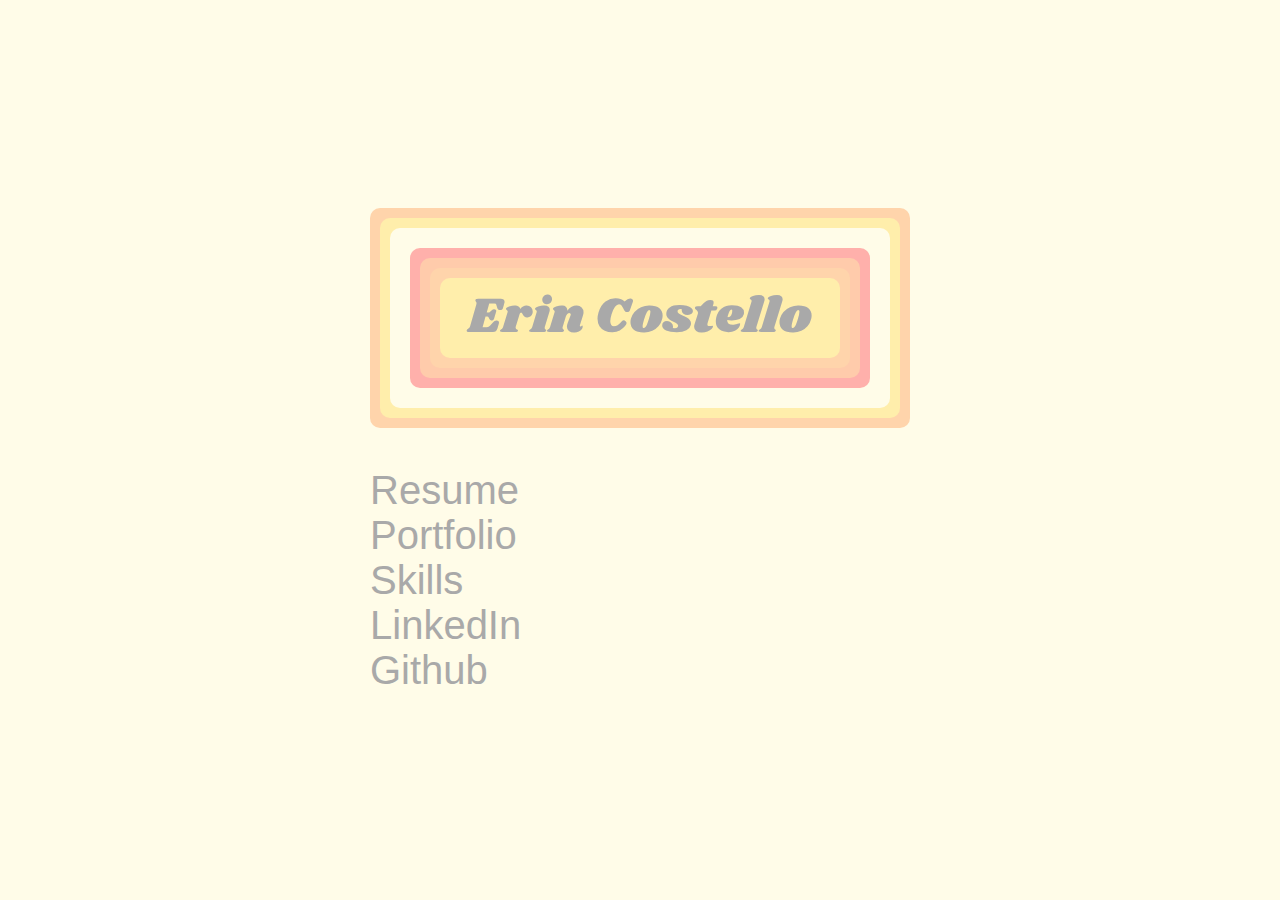
<file: index.html>
<!DOCTYPE html>
<html>
  <head>
    <link rel="preconnect" href="https://fonts.gstatic.com" />
    <link
      href="https://fonts.googleapis.com/css2?family=Shrikhand&display=swap"
      rel="stylesheet"
    />
    <link rel="stylesheet" href="./styles/styles-website.css" />
    <title>Erin Costello</title>
  </head>

  <body>
    <div class="home-page">
      <div class="name-and-tagline">
        <!-- --- -->
        <div class="name-boxes-8">
          <div id="name-boxes-7">
            <div id="name-boxes-6">
              <div id="name-boxes-5">
                <div id="name-boxes-4">
                  <div id="name-boxes-3">
                    <div id="name-boxes-2">
                      <div id="name-boxes-1">
                        <p class="name">Erin Costello</p>
                      </div>
                    </div>
                  </div>
                </div>
              </div>
            </div>
          </div>
        </div>
        <!-- --- -->
        <!-- <div id="tagline-spacing"> -->
          <!-- <p id="tagline">Front-End Developer</p> -->
        <!-- </div> -->
        <div id="links-display">
          <div style="margin: 40px;"></div>
          <div id="links-spacing"></div>
          <div>
            <a
              id="links-text"
              href="./resume/Resume-Erin-Costello.pdf"
              target="_blank"
              download
              >Resume
            </a>
          </div>
          <div id="links-spacing"></div>
          
          
            <a id="links-text" href="portfolio.html"> Portfolio </a>
          </div>
          <div id="links-spacing">
            <a id="links-text" href="skills.html"> Skills </a>
          </div>
          <div id="links-spacing"></div>
          <div>
            <a id="links-text" target="_blank" href="https://www.linkedin.com/in/erin-eliz-costello"> LinkedIn </a>
          </div>
          <div>
            <a id="links-text" target="_blank" href="https://www.github.com/erinelizcostello"> Github </a>
          </div>
        </div>
      </div>
      <!-- --- -->
    </div>
  </body>
</html>
</file>
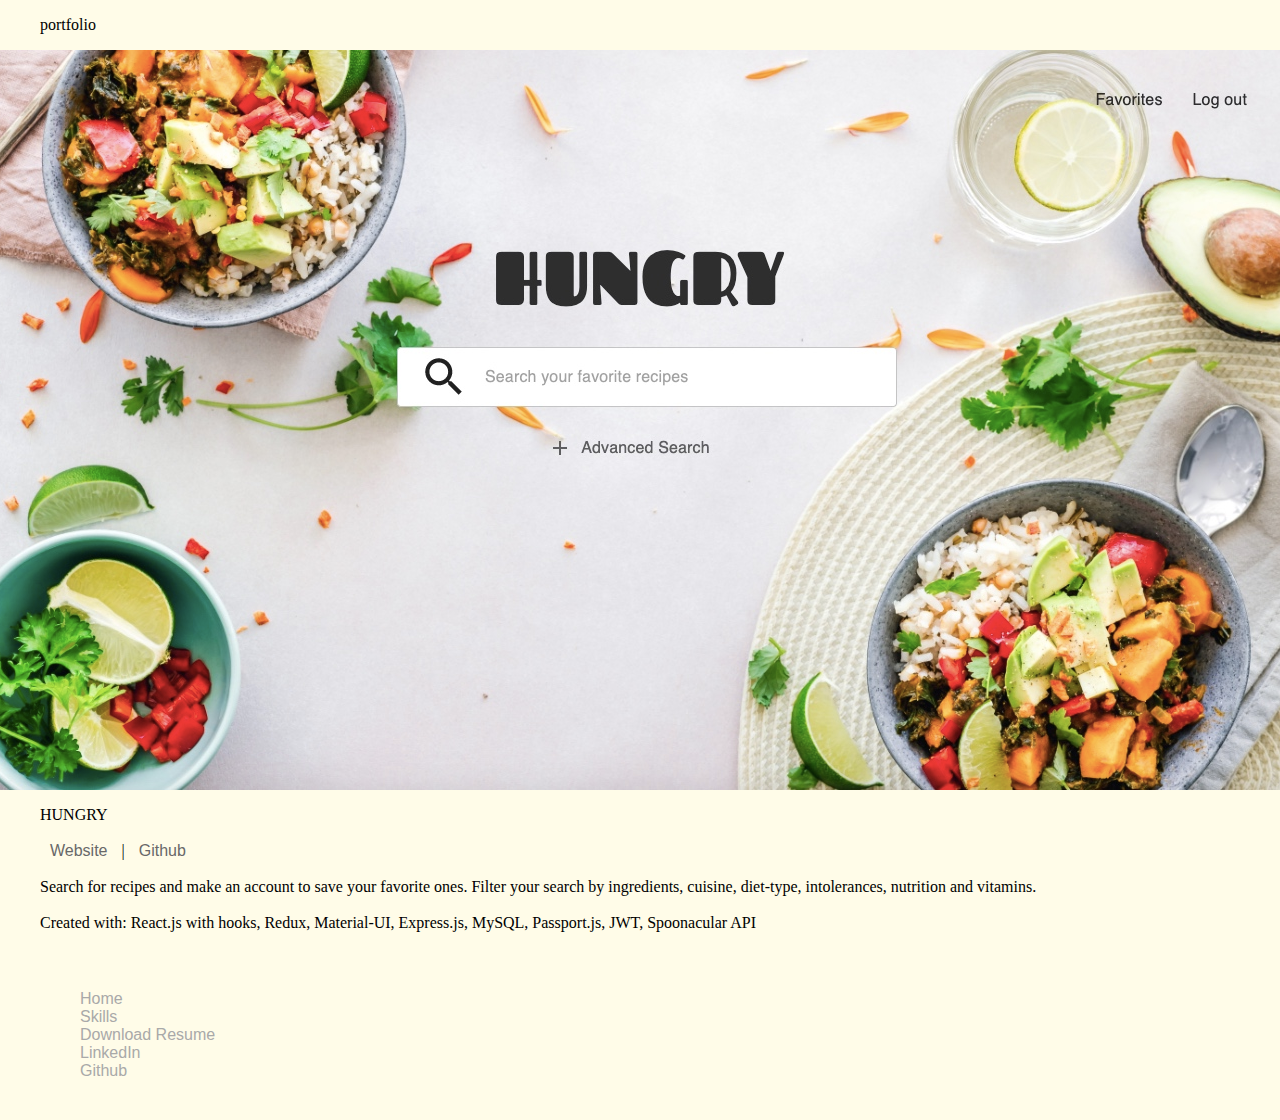
<file: html/index.html>
<!DOCTYPE html>
<html lang="en">
  <head>
    <meta charset="UTF-8" />
    <meta http-equiv="X-UA-Compatible" content="IE=edge" />
    <meta name="viewport" content="width=device-width, initial-scale=1.0" />
    <link rel="stylesheet" href="../styles/styles-portfolio.css" />
    <title>Document</title>
  </head>
  <body>
    <div class="portfolio">
      <div class="portfolio-header">
        <p>portfolio</p>
      </div>

      <div class="portfolio-title-and-items">
        <div class="hungry">
          <div id="hungry-logo">
            <img src="../images/hungry-website-homepage.jpg" id="hungry-logo-text" />
          </div>
          
          <div class="portfolio-descriptions">
            <p>
              HUNGRY<br /><br />
              <a id="portfolio-links-text" href="http://reallyhungry.herokuapp.com" target="_blank"
                >Website</a
              >
              |
              <a
              id="portfolio-links-text"
                href="https://github.com/ErinElizCostello/Recipes"
                target="_blank"
                >Github</a
              >
              <br /><br />
              Search for recipes and make an account to save your favorite ones.
              Filter your search by ingredients, cuisine, diet-type,
              intolerances, nutrition and vitamins.
              <br /><br />
              Created with: React.js with hooks, Redux, Material-UI, Express.js,
              MySQL, Passport.js, JWT, Spoonacular API
              <br /><br />
              
            </p>
          </div>
        </div>

        <div id="space-above-links"></div>
        <div id="links-display">
          <div id="links-spacing">
            <a id="links-text" href="website.html"> Home </a>
          </div>
          <div id="links-spacing"></div>
          <div>
            <a id="links-text" href="skills.html"> Skills </a>
          </div>
          <div id="links-spacing"></div>
          <div>
            <a
              id="links-text"
              href="../resume/Erin-Costello-Resume-2021.pdf"
              target="_blank"
              download
              >Download Resume
            </a>
          </div>
          <div id="links-spacing"></div>
          <div>
            <a id="links-text" target="_blank" href="https://www.linkedin.com/in/erin-eliz-costello"> LinkedIn </a>
          </div>
          <div>
            <a id="links-text" target="_blank" href="https://www.github.com/erinelizcostello"> Github </a>
          </div>
        </div>
      </div>
    </div> 
  </div>
  <div>    
  </body>
</html>
</file>
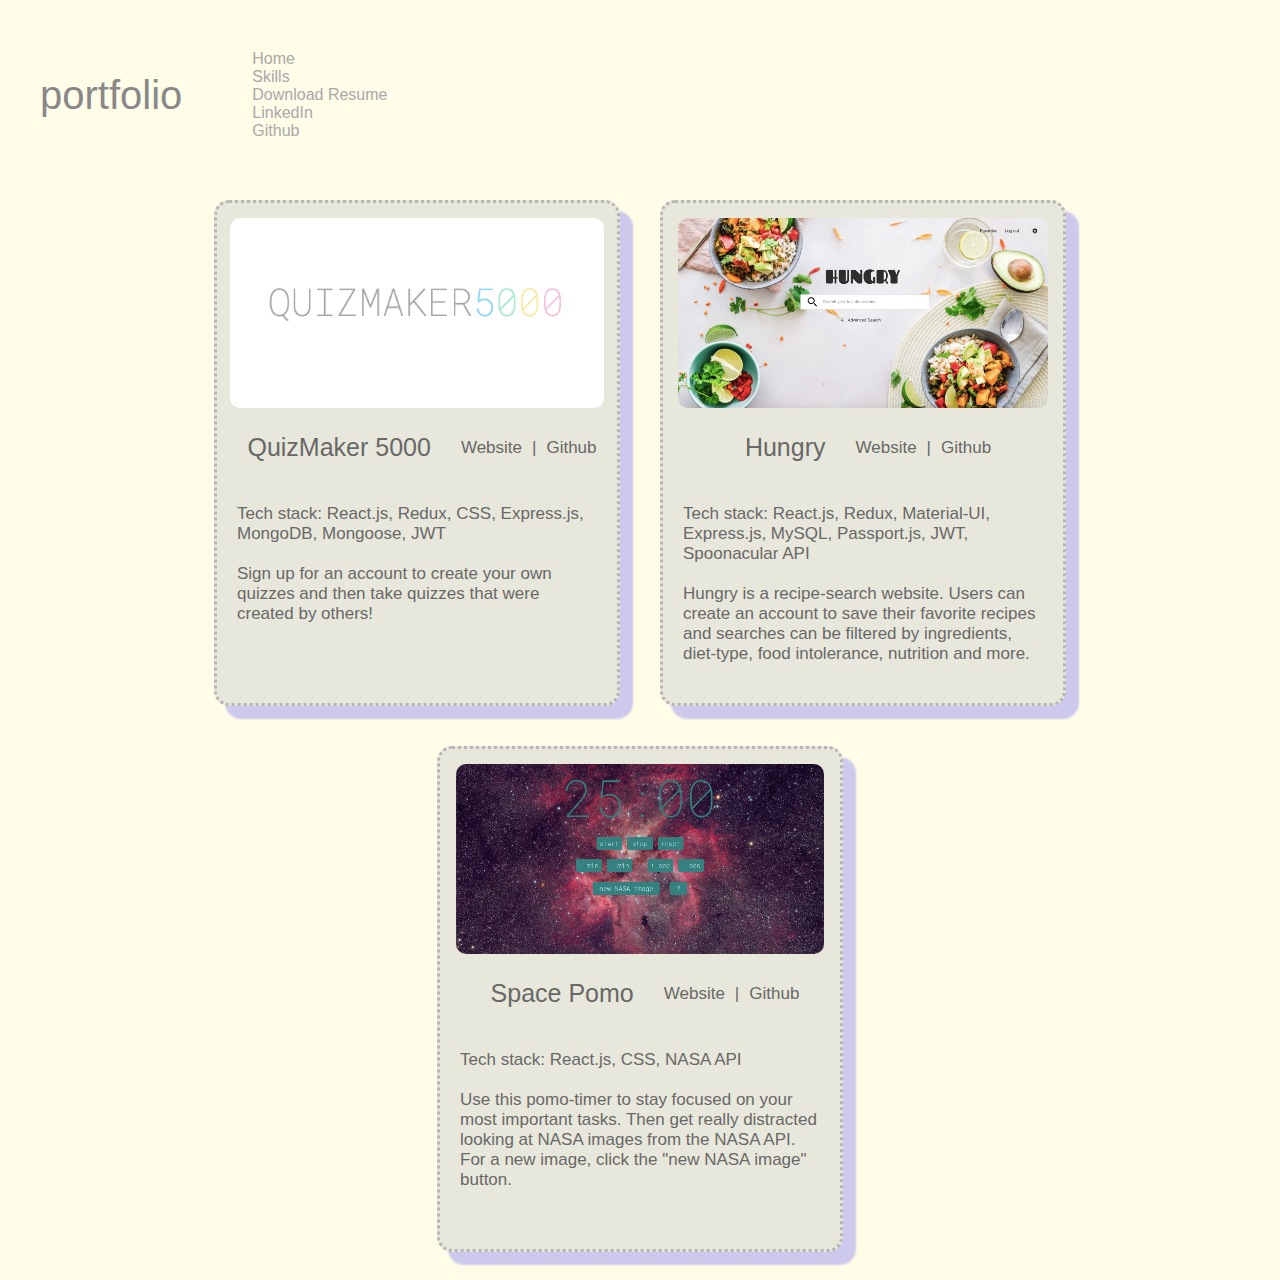
<file: portfolio.html>
<!DOCTYPE html>
<html lang="en">
  <head>
    <meta charset="UTF-8" />
    <meta http-equiv="X-UA-Compatible" content="IE=edge" />
    <meta name="viewport" content="width=device-width, initial-scale=1.0" />
    <link rel="stylesheet" href="./styles/styles-portfolio.css" />
    <title>Document</title>
  </head>
  <body>
    <div class="portfolio-header-spacing">
      <div>
        <p class="portfolio-header-text">portfolio</p>
      </div>
      <div id="links-display">
        <div id="links-spacing"></div>
        <div>
          <a id="links-text" href="index.html"> Home </a>
        </div>
        <div>
          <a id="links-text" href="skills.html"> Skills </a>
        </div>
        <div id="links-spacing"></div>
        <div>
          <a
            id="links-text"
            href="./resume/Resume-Erin-Costello.pdf"
            target="_blank"
            download
            >Download Resume
          </a>
        </div>
        <div id="links-spacing"></div>
        <div>
          <a id="links-text" target="_blank" href="https://www.linkedin.com/in/erin-eliz-costello"> LinkedIn </a>
        </div>
        <div>
          <a id="links-text" target="_blank" href="https://www.github.com/erinelizcostello"> Github </a>
        </div>
      </div>
    </div>
  </div> 

    </div>

    <div class="project-box-spacing">
      <div class="project-box">
        <div id="hungry-logo">
          <img
            src="./images/quizmaker-logo.png"
            id="hungry-logo-image"
          />
        </div>
        <div class="project-header">
          <p>QuizMaker 5000</p>
          <div class="spacer-header"></div>
          <div class="project-links">
            <a
              id="portfolio-links-text"
              href="https://quizmaker5000.herokuapp.com/"
              target="_blank"
              >Website
            </a>
            |
            <a
              id="portfolio-links-text"
              href="https://github.com/ErinElizCostello/quiz-maker/tree/master"
              target="_blank"
              >Github
            </a>
            <br />
          </div>
        </div>
        
        <div class="project-text">
          <p>
            <b>Tech stack:</b> React.js, Redux, CSS, Express.js, MongoDB, Mongoose, JWT
            <br /><br />
            Sign up for an account to create your own quizzes and then take quizzes that were created by others!
          </p>
        </div>
      </div>
      <div class="project-box">
        <div id="hungry-logo">
          <img
            src="./images/hungry-website-homepage.jpg"
            id="hungry-logo-image"
          />
        </div>
        <div class="project-header">
          <p>Hungry</p>
          <div class="spacer-header"></div>
          <div class="project-links">
            <a
              id="portfolio-links-text"
              href="http://reallyhungry.herokuapp.com"
              target="_blank"
              >Website
            </a>
            |
            <a
              id="portfolio-links-text"
              href="https://github.com/ErinElizCostello/Recipes"
              target="_blank"
              >Github
            </a>
            <br />
          </div>
        </div>
        
        <div class="project-text">
          <p>
            <b>Tech stack:</b> React.js, Redux, Material-UI, Express.js, MySQL,
            Passport.js, JWT, Spoonacular API 
            <br /><br />
            Hungry is a recipe-search website. Users can create an account to save their favorite recipes and searches can be filtered by ingredients, diet-type, food intolerance, nutrition and more.
          </p>
        </div>
      </div>
      <div class="project-box">
        <div id="hungry-logo">
          <img src="./images/pinkSpaceSparkles.png" id="hungry-logo-image" />
        </div>
        <div class="project-header">
          <p>Space Pomo</p>
          <div class="spacer-header"></div>
          <div class="project-links">
            <a
              id="portfolio-links-text"
              href="https://spacepomo.netlify.app/"
              target="_blank"
              >Website
            </a>
            |
            <a
              id="portfolio-links-text"
              href="https://github.com/ErinElizCostello/Space-Pomo"
              target="_blank"
              >Github
            </a>
            <br />
          </div>
        </div>
        
        <div class="project-text">
          <p>
            <b>Tech stack:</b> React.js, CSS, NASA API 
            <br /><br />
            Use this pomo-timer to stay focused on your most important tasks. Then get really distracted looking at NASA images from the NASA API. For a new image, click the "new NASA image" button.
          </p>
        </div>
      </div>
    </div>

    
  </body>
</html>

<!-- <div class="portfolio">
  <div class="portfolio-header">
    <p>portfolio</p>
  </div>

  <div class="portfolio-title-and-items">
    <div class="hungry">
      <div id="hungry-logo">
        <img src="./images/hungry-website-homepage.jpg" id="hungry-logo-text" />
      </div>
      
      <div class="portfolio-descriptions">
        <p>
          HUNGRY<br /><br />
          <a id="portfolio-links-text" href="http://reallyhungry.herokuapp.com" target="_blank"
            ><b>Website</b></a
          >
          |
          <a
          id="portfolio-links-text"
            href="https://github.com/ErinElizCostello/Recipes"
            target="_blank"
            ><b>Github</b></a
          >
          <br /><br />
          Search for recipes and make an account to save your favorite ones.
          Filter your search by ingredients, diet-type, nutrition and more.
          <br /><br />
          
          Created with: <br /><br />
          React.js with hooks <br />
          Redux <br />
          Material-UI <br />
          Express.js <br />
          MySQL <br />
          Passport.js <br />
          JWT <br />
          Spoonacular API
        
          <br /><br />
          
        </p>
      </div>
    </div>

    <div id="space-above-links"></div>
    <div id="links-display">
      <div id="links-spacing"></div>
      <div>
        <a id="links-text" href="index.html"> Home </a>
      </div>
      <div>
        <a id="links-text" href="skills.html"> Skills </a>
      </div>
      <div id="links-spacing"></div>
      <div>
        <a
          id="links-text"
          href="./resume/2021-Erin-Costello-Resume.pdf"
          target="_blank"
          download
          >Download Resume
        </a>
      </div>
      <div id="links-spacing"></div>
      <div>
        <a id="links-text" target="_blank" href="https://www.linkedin.com/in/erin-eliz-costello"> LinkedIn </a>
      </div>
      <div>
        <a id="links-text" target="_blank" href="https://www.github.com/erinelizcostello"> Github </a>
      </div>
    </div>
  </div>
</div> 
</div>
<div>     -->
</file>
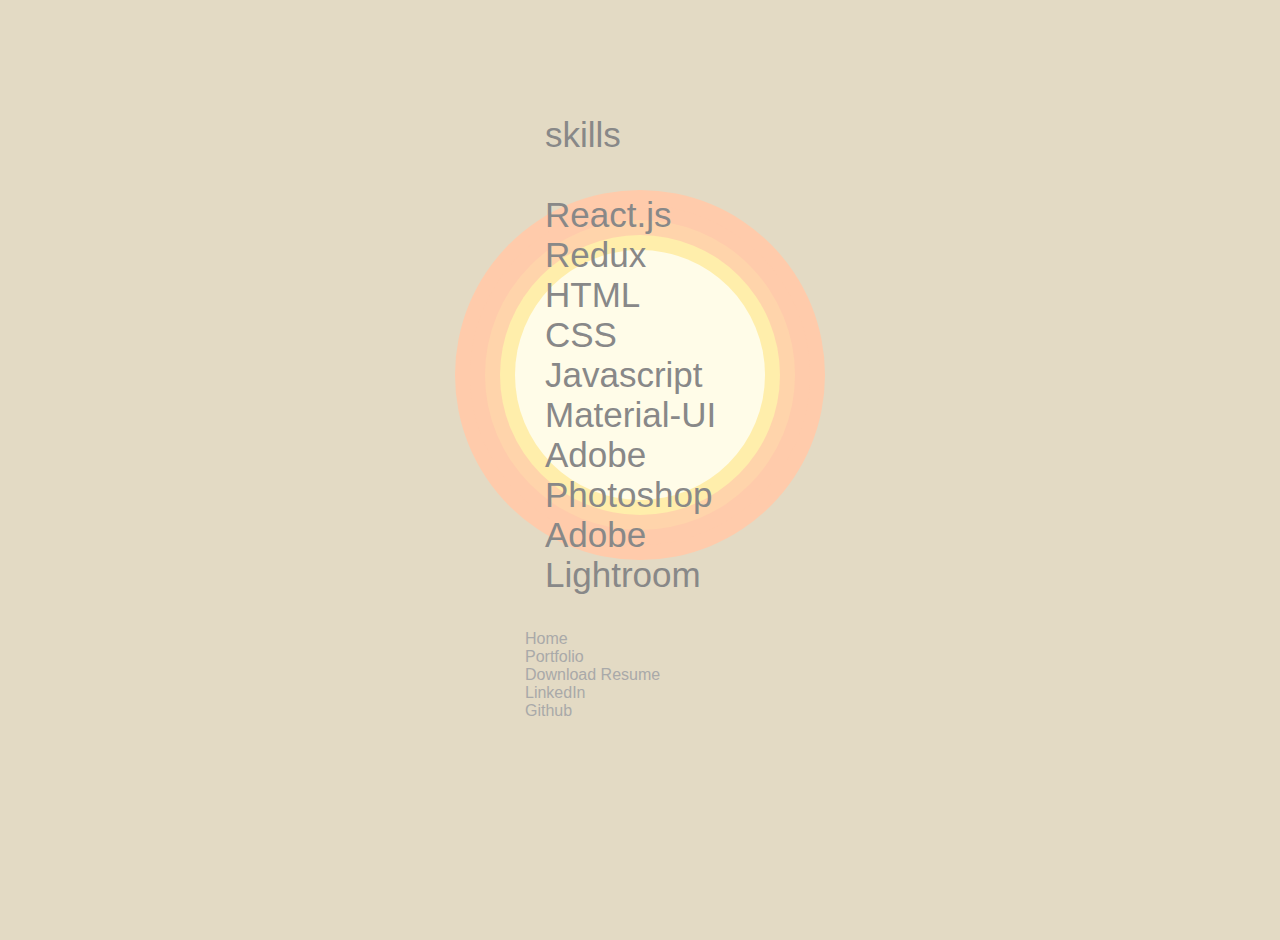
<file: skills.html>
<!DOCTYPE html>
<html lang="en">
  <head>
    <meta charset="UTF-8" />
    <meta http-equiv="X-UA-Compatible" content="IE=edge" />
    <meta name="viewport" content="width=device-width, initial-scale=1.0" />
    <link rel="stylesheet" href="./styles/styles-skills.css" />

    <title>Document</title>
  </head>
  <body>
    <div class="skills-and-about">
      <div class="skills">
        <div id="skills-circles-5"> 
          <div id="skills-circles-4">
            <div id="skills-circles-3">
              <div id="skills-circles-2">
                <div id="skills-circles-1">
                  <p class="skills-text">
                    skills<br /><br />
                    React.js<br />
                    Redux<br />
                    HTML<br />
                    CSS<br />
                    Javascript<br />
                    Material-UI<br />
                    Adobe Photoshop<br />
                    Adobe Lightroom<br /><br />
                  </p>
                </div>
              </div>
            </div>
          </div>
        </div>
      <div id="space-above-links">
        <div id="links-display">
          <div id="links-spacing"></div>
          <div>
            <a id="links-text" href="index.html"> Home </a>
          </div>
          <div>
            <a id="links-text" href="portfolio.html"> Portfolio </a>
          </div>
          <div id="links-spacing"></div>
          <div>
            <a
              id="links-text"
              href="../resume/Resume-Erin-Costello.pdf"
              target="_blank"
              download
              >Download Resume
            </a>
          </div>
          <div id="links-spacing"></div>
          <div>
            <a id="links-text" target="_blank" href="https://www.linkedin.com/in/erin-eliz-costello"> LinkedIn </a>
          </div>
          <div>
            <a id="links-text" target="_blank" href="https://www.github.com/erinelizcostello"> Github </a>
          </div>
        </div>
      </div>
    </div>
  </body>
</html>


  <!-- <div id="skills-and-about-spacer"></div> -->

      <!-- <div class="about"> -->
      <!-- <p>
        About<br /><br />
        I am a front-end web developer from Denver, CO.
      </p> -->
      <!-- </div> -->
</file>
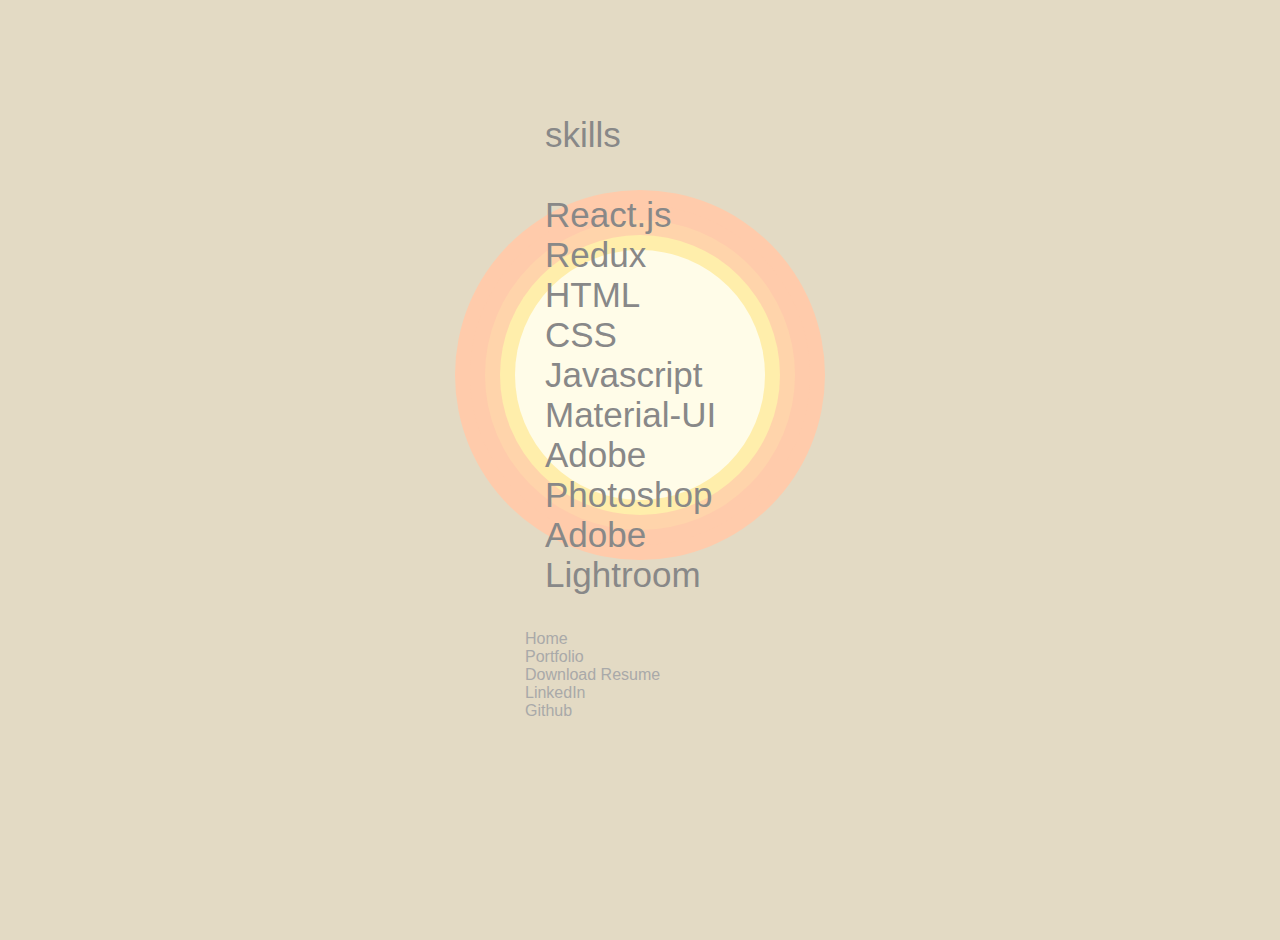
<file: html/skills.html>
<!DOCTYPE html>
<html lang="en">
  <head>
    <meta charset="UTF-8" />
    <meta http-equiv="X-UA-Compatible" content="IE=edge" />
    <meta name="viewport" content="width=device-width, initial-scale=1.0" />
    <link rel="stylesheet" href="../styles/styles-skills.css" />

    <title>Document</title>
  </head>
  <body>
    <div class="skills-and-about">
      <div class="skills">
        <div id="skills-circles-5"> 
          <div id="skills-circles-4">
            <div id="skills-circles-3">
              <div id="skills-circles-2">
                <div id="skills-circles-1">
                  <p class="skills-text">
                    skills<br /><br />
                    React.js<br />
                    Redux<br />
                    HTML<br />
                    CSS<br />
                    Javascript<br />
                    Material-UI<br />
                    Adobe Photoshop<br />
                    Adobe Lightroom<br /><br />
                  </p>
                </div>
              </div>
            </div>
          </div>
        </div>
      <div id="space-above-links">
        <div id="links-display">
          <div id="links-spacing">
            <a id="links-text" href="website.html"> Home </a>
          </div>
          <div id="links-spacing"></div>
          <div>
            <a id="links-text" href="portfolio.html"> Portfolio </a>
          </div>
          <div id="links-spacing"></div>
          <div>
            <a
              id="links-text"
              href="../resume/Erin-Costello-Resume-2021.pdf"
              target="_blank"
              download
              >Download Resume
            </a>
          </div>
          <div id="links-spacing"></div>
          <div>
            <a id="links-text" target="_blank" href="https://www.linkedin.com/in/erin-eliz-costello"> LinkedIn </a>
          </div>
          <div>
            <a id="links-text" target="_blank" href="https://www.github.com/erinelizcostello"> Github </a>
          </div>
        </div>
      </div>
    </div>
  </body>
</html>


  <!-- <div id="skills-and-about-spacer"></div> -->

      <!-- <div class="about"> -->
      <!-- <p>
        About<br /><br />
        I am a front-end web developer from Denver, CO.
      </p> -->
      <!-- </div> -->
</file>
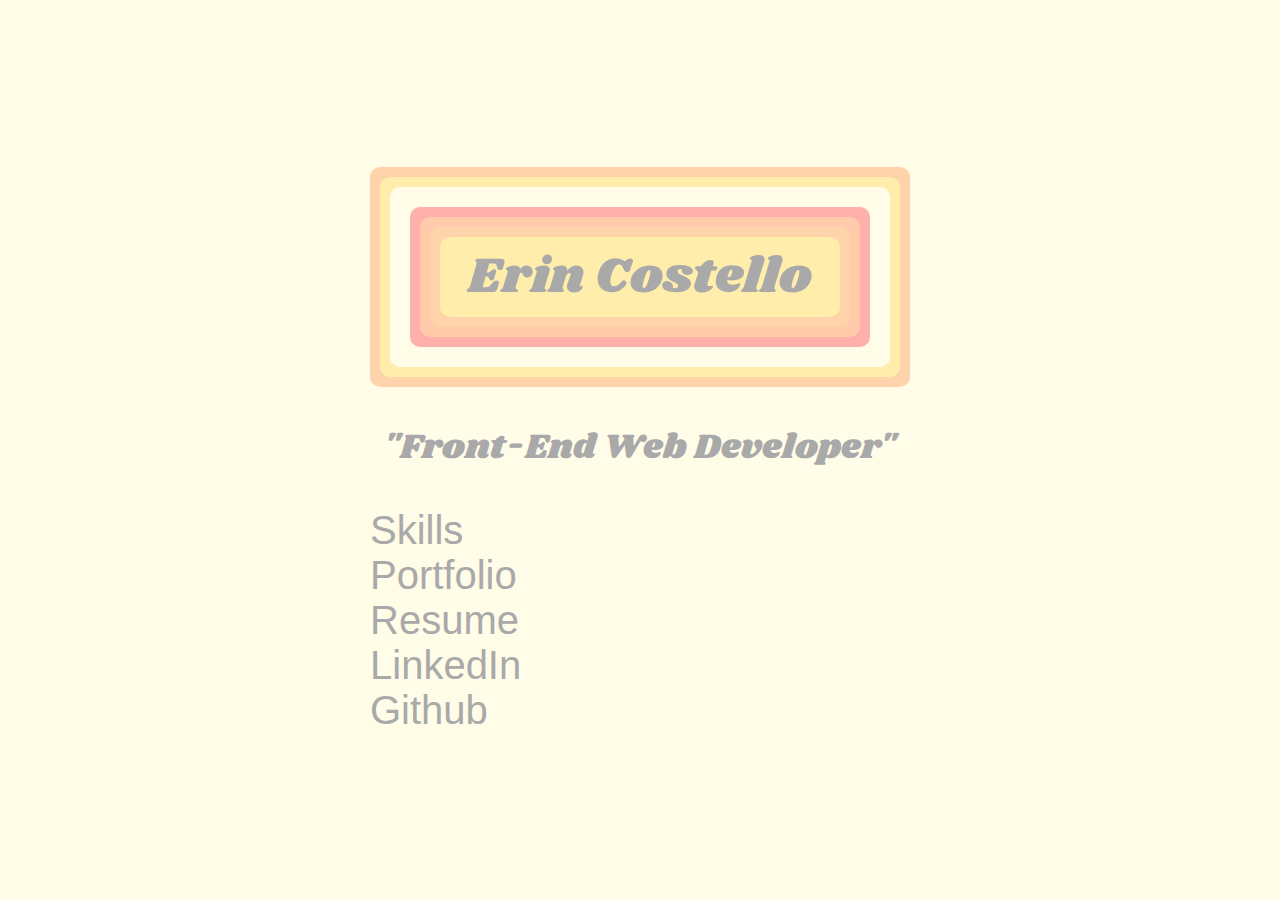
<file: html/website.html>
<!DOCTYPE html>
<html>
  <head>
    <link rel="preconnect" href="https://fonts.gstatic.com" />
    <link
      href="https://fonts.googleapis.com/css2?family=Shrikhand&display=swap"
      rel="stylesheet"
    />
    <link rel="stylesheet" href="../styles/styles-website.css" />
    <title>Erin Costello</title>
  </head>

  <body>
    <div class="home-page">
      <div class="name-and-tagline">
        <!-- --- -->
        <div class="name-boxes-8">
          <div id="name-boxes-7">
            <div id="name-boxes-6">
              <div id="name-boxes-5">
                <div id="name-boxes-4">
                  <div id="name-boxes-3">
                    <div id="name-boxes-2">
                      <div id="name-boxes-1">
                        <p class="name">Erin Costello</p>
                      </div>
                    </div>
                  </div>
                </div>
              </div>
            </div>
          </div>
        </div>
        <!-- --- -->
        <div id="tagline-spacing">
          <p id="tagline">"Front-End Web Developer"</p>
        </div>
        <div id="links-display">
          <div id="links-spacing">
            <a id="links-text" href="skills.html"> Skills </a>
          </div>
          <div id="links-spacing"></div>
          <div>
            <a id="links-text" href="portfolio.html"> Portfolio </a>
          </div>
          <div id="links-spacing"></div>
          <div>
            <a
              id="links-text"
              href="../resume/Erin-Costello-Resume-2021.pdf"
              target="_blank"
              download
              >Resume
            </a>
          </div>
          <div id="links-spacing"></div>
          <div>
            <a id="links-text" target="_blank" href="https://www.linkedin.com/in/erin-eliz-costello"> LinkedIn </a>
          </div>
          <div>
            <a id="links-text" target="_blank" href="https://www.github.com/erinelizcostello"> Github </a>
          </div>
        </div>
      </div>
      <!-- --- -->
    </div>
  </body>
</html>
</file>
<file: styles/styles-website.css>
@media screen and (min-width: 601px) {
  body {
    background: #fffce8;
    /* #fff9d4; */
    margin: 0;
    padding: 0;
  }

  .home-page {
    display: flex;
    /* direction: row; */
    justify-content: center;
    align-items: center;
    min-height: 100vh;
    background: #fffce8;
  }

  #tagline {
    font-size: 35px;
    font-family: Helvetica, sans-serif;
    color: rgb(169, 169, 169);
    font-family: "Shrikhand", cursive;
    /* justify-content: center;
  align-items: center; */
  }

  #tagline-spacing {
    display: flex;
    direction: row;
    justify-content: center;
    /* align-items: center; */
  }

  /* #links-display {
  display: flex;
  direction: row;
  justify-content: center;
  align-items: center;
 } */

  /* #links-spacing {
  
  padding: 30;
} */

  #links-text {
    color: rgb(169, 169, 169);
    font-family: Helvetica;
    font-weight: lighter;
    text-decoration: none;
    font-size: 40px;
    /* font-size: 4ch; */
  }

  #links-text:hover {
    color: seagreen;
  }

  #name-and-tagline {
    display: flex;
    direction: column;
    align-items: center;
    justify-content: center;
  }

  .name {
    display: flex;
    direction: row;
    justify-content: center;
    align-items: center;
    /* font-size: 100px;  */
    font-family: "Shrikhand", cursive;
    color: rgb(169, 169, 169);
    font-size: 50px;
  }

  #name-boxes-1 {
    display: flex;
    direction: row;
    justify-content: center;
    align-items: center;
    width: 400px;
    height: 80px;
    border-radius: 10px;
    background-color: #ffeeab;
  }

  #name-boxes-2 {
    display: flex;
    direction: row;
    justify-content: center;
    align-items: center;
    width: 420px;
    height: 100px;
    border-radius: 10px;
    background-color: #ffd4ab;
    justify-content: center;
  }

  #name-boxes-3 {
    display: flex;
    direction: row;
    width: 440px;
    height: 120px;
    border-radius: 10px;
    justify-content: center;
    align-items: center;
    background-color: #ffcbab;
  }

  #name-boxes-4 {
    display: flex;
    direction: row;
    width: 460px;
    height: 140px;
    border-radius: 10px;
    /* background-color: #fab9b4; */
    background-color: #ffb0ab;
    justify-content: center;
    align-items: center;
    /* margin-top: 100px */
  }

  #name-boxes-5 {
    display: flex;
    direction: row;
    width: 500px;
    height: 180px;
    border-radius: 10px;
    background-color: #fffce8;
    justify-content: center;
    align-items: center;
    /* margin-top: 100px */
  }

  #name-boxes-6 {
    display: flex;
    direction: row;
    width: 520px;
    height: 200px;
    border-radius: 10px;
    background-color: #ffeeab;
    justify-content: center;
    align-items: center;
    /* margin-top: 100px */
  }

  #name-boxes-7 {
    display: flex;
    direction: row;
    width: 540px;
    height: 220px;
    border-radius: 10px;
    background-color: #ffd4ab;
    justify-content: center;
    align-items: center;
    /* margin-top: 100px */
  }

  #name-boxes-8 {
    display: flex;
    direction: row;
    width: 560px;
    height: 240px;
    border-radius: 10px;
    background-color: #ffcbab;
    justify-content: center;
    align-items: center;
    /* margin-top: 100px */
  }

  /* #name-boxes-9 {
  display: flex;
  direction: row;
  width: 580px;
  height: 260px;
  border-radius: 10px;
  background-color: #ffb0ab;
  justify-content: center;
  align-items: center;
  /* margin-top: 100px */
}




/* //////////------------------------------------------------------- */



@media screen and (max-width: 600px) {
  body {
    background: #fffce8;
    /* #fff9d4; */
    /* margin: 0;
    padding: 0; */
  }

  .home-page {
    display: flex;
    /* direction: row; */
    justify-content: center;
    align-items: center;
    min-height: 100vh;
    background: #fffce8;
  }

  /* #tagline {
    font-size: 35px;
    font-family: Helvetica, sans-serif;
    color: rgb(169, 169, 169);
    font-family: "Shrikhand", cursive; */
    /* justify-content: center;
  align-items: center; */
  /* } */

  /* #tagline-spacing {
    display: flex;
    direction: row;
    justify-content: center; */
    /* align-items: center; */
  /* } */

  /* #links-display {
    font-size: 70px; */
  /* display: flex;
  direction: row;
  justify-content: center;
  align-items: center; */
 /* } */

  /* #links-spacing {
  
  padding: 30;
} */

  /* #links-text {
    color: rgb(169, 169, 169);
    font-family: Helvetica;
    font-weight: lighter;
    text-decoration: none;
    /* font-size: 40px; */
    /* font-size: 4ch; */
  /* } */

  /* #links-text:hover {
    color: seagreen;
  }  */

  #name-and-tagline {
    display: flex;
    direction: column;
    align-items: center;
    justify-content: center;
  }

  /* .name {
    display: flex;
    direction: row;
    justify-content: center;
    align-items: center; */
    /* font-size: 100px;  */
    /* font-family: "Shrikhand", cursive;
    color: rgb(169, 169, 169);
    font-size: 150px;
  } */

  .name {
    display: flex;
    direction: row;
    justify-content: center;
    align-items: center;
    /* font-size: 100px;  */
    font-family: "Shrikhand", cursive;
    color: rgb(169, 169, 169);
    font-size: 90px;
  }

  #name-boxes-1 {
    display: flex;
    direction: row;
    justify-content: center;
    align-items: center;
    width: 670px;
    height: 150px;
    border-radius: 10px;
    background-color: #ffeeab;
  }

  #name-boxes-2 {
    display: flex;
    direction: row;
    justify-content: center;
    align-items: center;
    width: 710px;
    height: 190px;
    border-radius: 10px;
    background-color: #ffd4ab;
    justify-content: center;
  }

  #name-boxes-3 {
    display: flex;
    direction: row;
    width: 750px;
    height: 230px;
    border-radius: 10px;
    justify-content: center;
    align-items: center;
    background-color: #ffcbab;
  }

  #name-boxes-4 {
    display: flex;
    direction: row;
    width: 790px;
    height: 270px;
    border-radius: 10px;
    /* background-color: #fab9b4; */
    background-color: #ffb0ab;
    justify-content: center;
    align-items: center;
    /* margin-top: 100px */
  }

  #name-boxes-5 {
    display: flex;
    direction: row;
    width: 830px;
    height: 310px;
    border-radius: 10px;
    background-color: #fffce8;
    justify-content: center;
    align-items: center;
    /* margin-top: 100px */
  }

  #name-boxes-6 {
    display: flex;
    direction: row;
    width: 870px;
    height: 350px;
    border-radius: 10px;
    background-color: #ffeeab;
    justify-content: center;
    align-items: center;
    /* margin-top: 100px */
  }

  #name-boxes-7 {
    display: flex;
    direction: row;
    width: 910px;
    height: 390px;
    border-radius: 10px;
    background-color: #ffd4ab;
    justify-content: center;
    align-items: center;
    /* margin-top: 100px */
  }

  #name-boxes-8 {
    display: flex;
    direction: row;
    width: 900px;
    height: 310px;
    border-radius: 10px;
    background-color: #ffcbab;
    justify-content: center;
    align-items: center;
    /* margin-top: 100px */
  }
  
}
</file>
<file: styles/styles-portfolio.css>
@media screen and (min-width: 601px) {
  body {
    background: #fffce8;
    /* #f4ebdc; */
    /* #fff9d4; */
    margin-left: 40px;
    margin-right: 40px;
    margin-top: 10px;
  }

  .portfolio-header-spacing {
    display: flex;
    direction: row;
    justify-content: flex-start;
    align-items: center;
  }

  .portfolio-header-text {
    font-size: 40px;
    font-family: Helvetica, sans-serif;
    font-weight: lighter;
    color: rgb(136, 136, 136);
    margin-right: 30px;
  }

  .project-box-spacing {
    display: flex;
    justify-content: center;
    align-items: center;
    flex-wrap: wrap;
  }

  .project-box {
    border-style: dotted;
    box-shadow: 12px 12px 2px 1px rgba(0, 0, 255, 0.2);
    border-color: rgb(181, 181, 181);
    border-radius: 15px;
    height: 500px;
    width: 400px;
    margin: 20px;
    background-color: rgb(232, 231, 219);
  }

  #hungry-logo {
    display: flex;
    direction: row;
    justify-content: center;
    align-items: center;
  }

  #hungry-logo-image {
    margin-top: 15px;
    height: 190px;
    border-radius: 10px;
  }

  #quizmaker-logo {
    margin-top: 15px;
    height: 190px;
    border-radius: 10px;
  }

  .project-header {
    display: flex;
    direction: row;
    justify-content: center;
    font-size: 25px;
    font-family: Helvetica, sans-serif;
    font-weight: lighter;
    color: rgb(104, 104, 104);
    margin-left: 20px;
  }

  /* .spacer-header {
    margin-left: 40px;
    margin-right: 40px;
  } */

  .project-links {
    display: flex;
    direction: row;
    justify-content: flex-end;
    align-items: center;
    color: rgb(104, 104, 104);
    margin-left: 20px;
    font-size: 17px;
  }

  #portfolio-links-text {
    color: rgb(104, 104, 104);
    font-family: Helvetica;
    font-weight: lighter;
    text-decoration: none;
    margin: 10px;
    /* margin-bottom: 20px; */

    /* margin-bottom: 10px; */
  }

  #portfolio-links-text:hover {
    color: seagreen;
  }

  .project-text {
    display: flex;
    direction: row;
    justify-content: flex-start;
    font-size: 17px;
    font-family: Helvetica, sans-serif;
    font-weight: lighter;
    color: rgb(104, 104, 104);
    margin-left: 20px;
    margin-right: 20px;
    /* margin-left: 20px; */
  }

  #links-display {
    margin: 40px;
  }

  #links-spacing {
    margin: 30;
  }

  #links-text {
    color: rgb(169, 169, 169);
    font-family: Helvetica;
    font-weight: lighter;
    text-decoration: none;
  }

  #links-text:hover {
    color: seagreen;
  }
}

@media screen and (max-width: 600px) {
  body {
    background: #fffce8;
    /* #f4ebdc; */
    /* #fff9d4; */
    /* margin: 10px; */
    margin-left: 20px;
    margin-right: 20px;
    margin-top: 10px;
  }
  .portfolio-header {
    display: flex;
    direction: row;
    justify-content: flex-start;
    margin: 40px;
  }

  .portfolio-header-text {
    font-size: 40px;
    font-family: Helvetica, sans-serif;
    font-weight: lighter;
    color: rgb(136, 136, 136);
  }

  .project-box-spacing {
    display: flex;
    justify-content: center;
    align-items: center;
    flex-wrap: wrap;
  }

  .project-box {
    border-style: dotted;

    box-shadow: 12px 12px 2px 1px rgba(0, 0, 255, 0.2);
    border-color: rgb(181, 181, 181);
    border-radius: 15px;
    height: 520px;
    width: 400px;
    margin-right: 20px;
    margin-left: 10px;
    margin-bottom: 50px;
    background-color: rgb(232, 231, 219);
  }

  #hungry-logo {
    display: flex;
    direction: row;
    justify-content: center;
    align-items: center;
    /* margin: 50px */
  }

  #hungry-logo-image {
    margin-top: 10px;
    height: 145px;
    border-radius: 10px;
  }


  .project-header {
    display: flex;
    direction: row;
    justify-content: center;
    font-size: 25px;
    font-family: Helvetica, sans-serif;
    font-weight: lighter;
    color: rgb(104, 104, 104);
    margin-left: 20px;
  }

  /* .spacer-header {
    margin-left: 40px;
    margin-right: 40px;
  } */

  .project-links {
    display: flex;
    direction: row;
    justify-content: flex-end;
    align-items: center;
    color: rgb(104, 104, 104);
    margin-left: 20px;
    font-size: 17px;
  }

  #portfolio-links-text {
    color: rgb(104, 104, 104);
    font-family: Helvetica;
    font-weight: lighter;
    text-decoration: none;
    margin: 10px;
    /* margin-bottom: 20px; */

    /* margin-bottom: 10px; */
  }

  #portfolio-links-text:hover {
    color: seagreen;
  }

  .project-text {
    display: flex;
    direction: row;
    justify-content: flex-start;
    font-size: 17px;
    font-family: Helvetica, sans-serif;
    font-weight: lighter;
    color: rgb(104, 104, 104);
    margin-left: 20px;
    margin-right: 20px;
    /* margin-left: 20px; */
  }

  #links-display {
    margin: 30px;
  }

  #links-spacing {
    margin: 30;
  }

  #links-text {
    color: rgb(169, 169, 169);
    font-family: Helvetica;
    font-weight: lighter;
    text-decoration: none;
  }

  #links-text:hover {
    color: seagreen;
  }
}

/* .portfolio-header {
  display: flex;
  direction: row;
  justify-content: center;
  font-size: 40px;
  font-family: Helvetica, sans-serif;
  font-weight: lighter;
  color: rgb(136, 136, 136);
  margin-bottom: 20px
} */

/* #links-display {
  margin: 40px;
} */

/* #links-spacing {
  
  margin: 30;
} */

/* #links-text {
  color:rgb(169, 169, 169);
  font-family: Helvetica;
  font-weight: lighter;
  text-decoration: none;
  
}

#links-text:hover {
  color: seagreen;
}

#portfolio-links-text {
  color: rgb(136, 136, 136);
  font-family: Helvetica;
  font-weight: lighter;
  text-decoration: none;
  
}

#portfolio-links-text:hover {
  color: seagreen;
} */

/* .portfolio { */
/* display: flex; */
/* direction: column; */
/* justify-content: flex-start;
  align-items: flex-start; */
/* min-height: 100vh;
} */

/* .portfolio-title-and-items {
  display: flex;
  flex-wrap: wrap;
  direction: column; 
  justify-content: center; 
  align-items: center;
  
}



.hungry {
  display: flex;
  flex-wrap: wrap;
  direction: column; 
  justify-content: center;
  align-items: center; 
}

#hungry-logo {
  display: flex;
  direction: row;
  justify-content: center;
  align-items: center;
  margin: 50px
} */

/* #hungry-logo-text {
  height: 150px;
 } */

/* .portfolio-descriptions {
  display: flex; */
/* direction: row;
  justify-content: center;
  align-items: center; */
/* font-size: 20px;
  font-family: Helvetica, sans-serif;
  font-weight: lighter;
  color: rgb(136, 136, 136); */
/* margin: 80px; */
/* width: 300px;
} */
</file>
<file: styles/styles-skills.css>
body {
  background: rgb(227, 218, 196);
  /* #fff9d4; */
  margin: 0;
  padding: 0;
}


.skills-and-about {
  display: flex;
  flex-wrap: wrap;
  direction: row;
  justify-content: center;
 align-items: center;
  min-height: 100vh;
  margin: 0;
  padding: 0;
  margin-top: 40px;
}

/* #skills-and-about-spacer {
  justify-content: flex-start;
  align-items: center;
} */

#links-spacing {
  
  padding: 30;
}

#links-text {
  color:rgb(169, 169, 169);
  font-family: Helvetica;
  font-weight: lighter;
  text-decoration: none;
  
}

#links-text:hover {
  color: seagreen;
}

#skills-circles-1 {
  display: flex;
  direction: row;
  justify-content: center;
  align-items: center;
  width: 250px;
  height: 250px;
  border-radius: 50%;
  background-color: #fffce8;
}

#skills-circles-2 {
  display: flex;
  direction: row;
  justify-content: center;
  align-items: center;
  width: 280px;
  height: 280px;
  border-radius: 50%;
  background-color:#ffeeab;
}

#skills-circles-3 {
  display: flex;
  direction: row;
  justify-content: center;
  align-items: center;
  width: 310px;
  height: 310px;
  border-radius: 50%;
  background-color: #ffd4ab;
}

#skills-circles-4 {
  display: flex;
  direction: row;
  justify-content: center;
  align-items: center;
  width: 340px;
  height: 340px;
  border-radius: 50%;
  background-color: #ffcbab;
  /* margin: 50px; */
}

#skills-circles-5 {
  display: flex;
  direction: row;
  justify-content: center;
  align-items: center;
  width: 370px;
  height: 370px;
  border-radius: 50%;
  background-color:  #ffcbab
}


/* .skills {
  display: flex;
  direction: row;
  justify-content: flex-start;
  align-items: center;
  
  margin: 30px;
} */

.skills-text {
  display: flex;
  direction: row;
  justify-content: flex-start;
  align-items: center;
  
  margin: 30px;
  font-family: Helvetica, sans-serif;
  font-weight: lighter;
  font-size: 35px;
  /* 3vw; */
  color: rgb(136, 136, 136);
}

#space-above-links {
  /* margin-left: 40px; */
  margin: 70px;
}



/* .about {
  display: flex;
  direction: row;
  justify-content: flex-start;
  align-items: center;
  font-family: Helvetica, sans-serif;
  font-weight: lighter;
  color: rgb(136, 136, 136);
  margin: 30px;
} */
</file>
